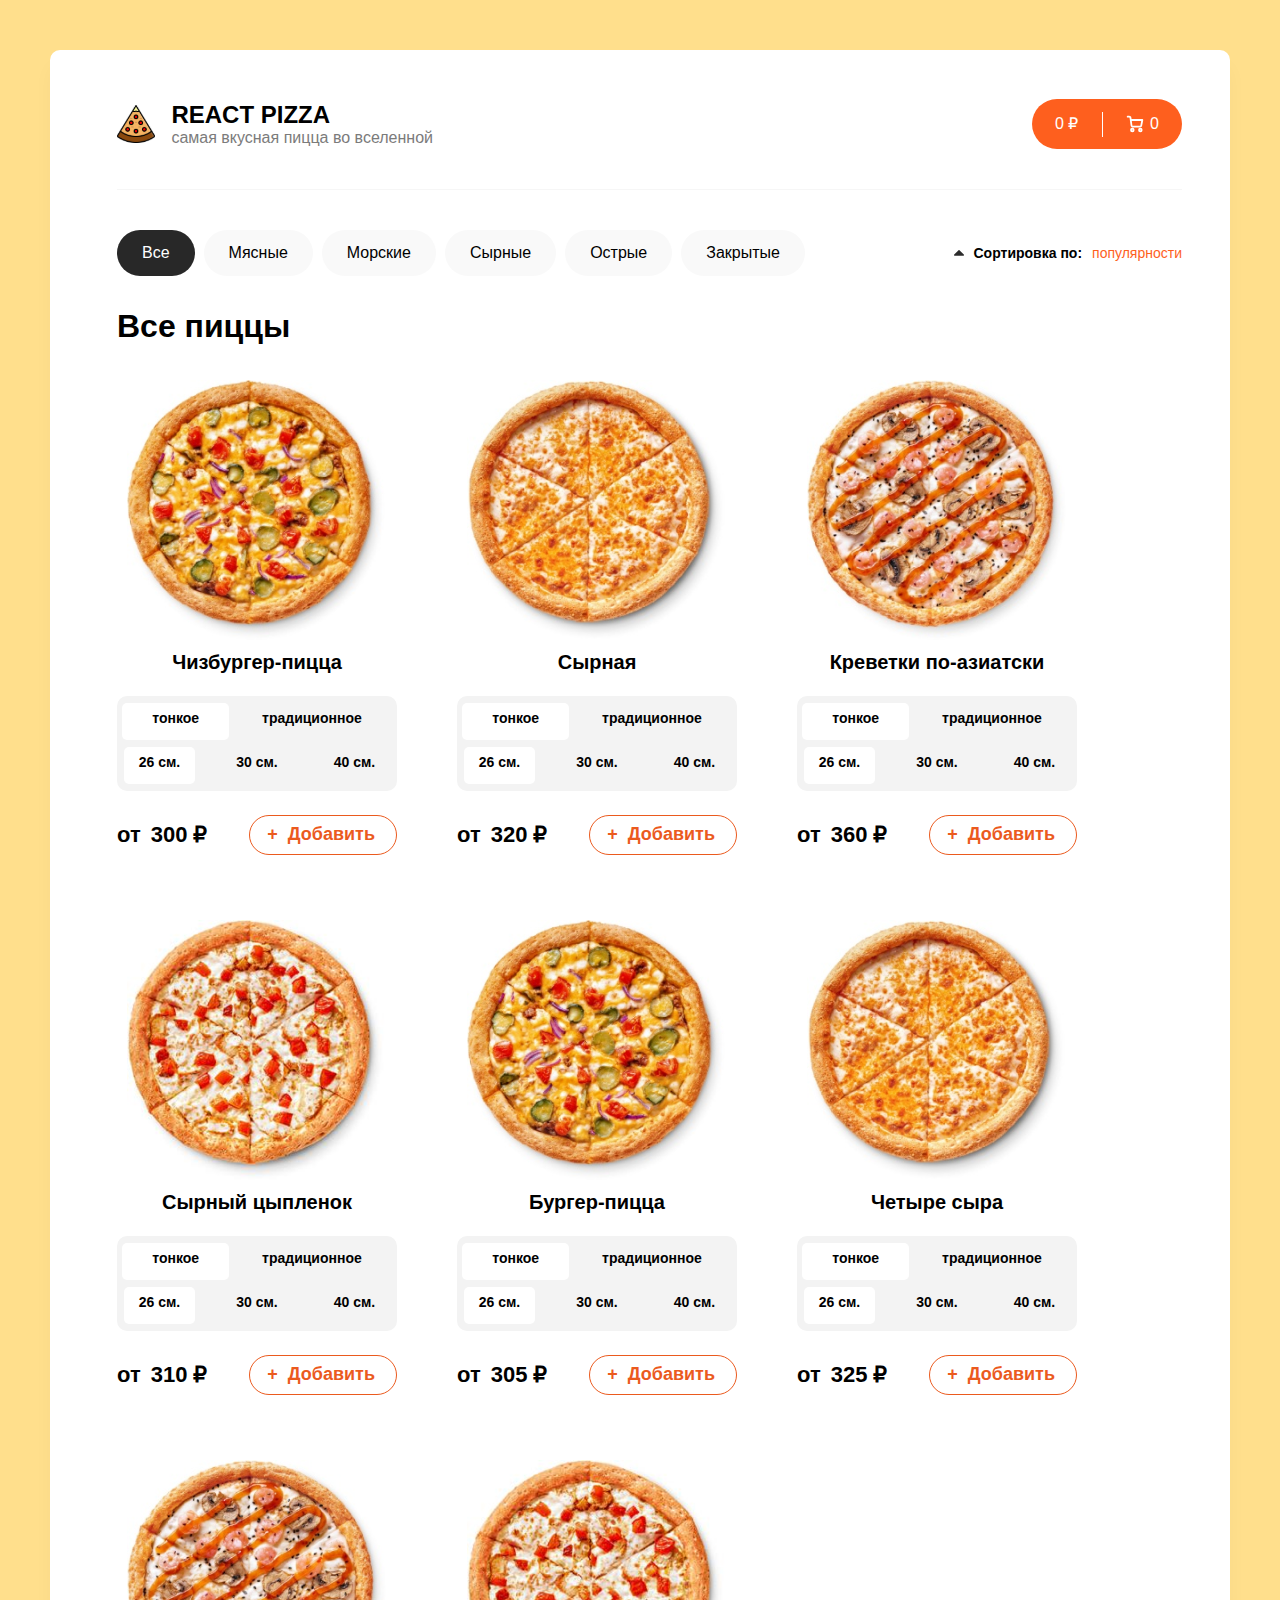
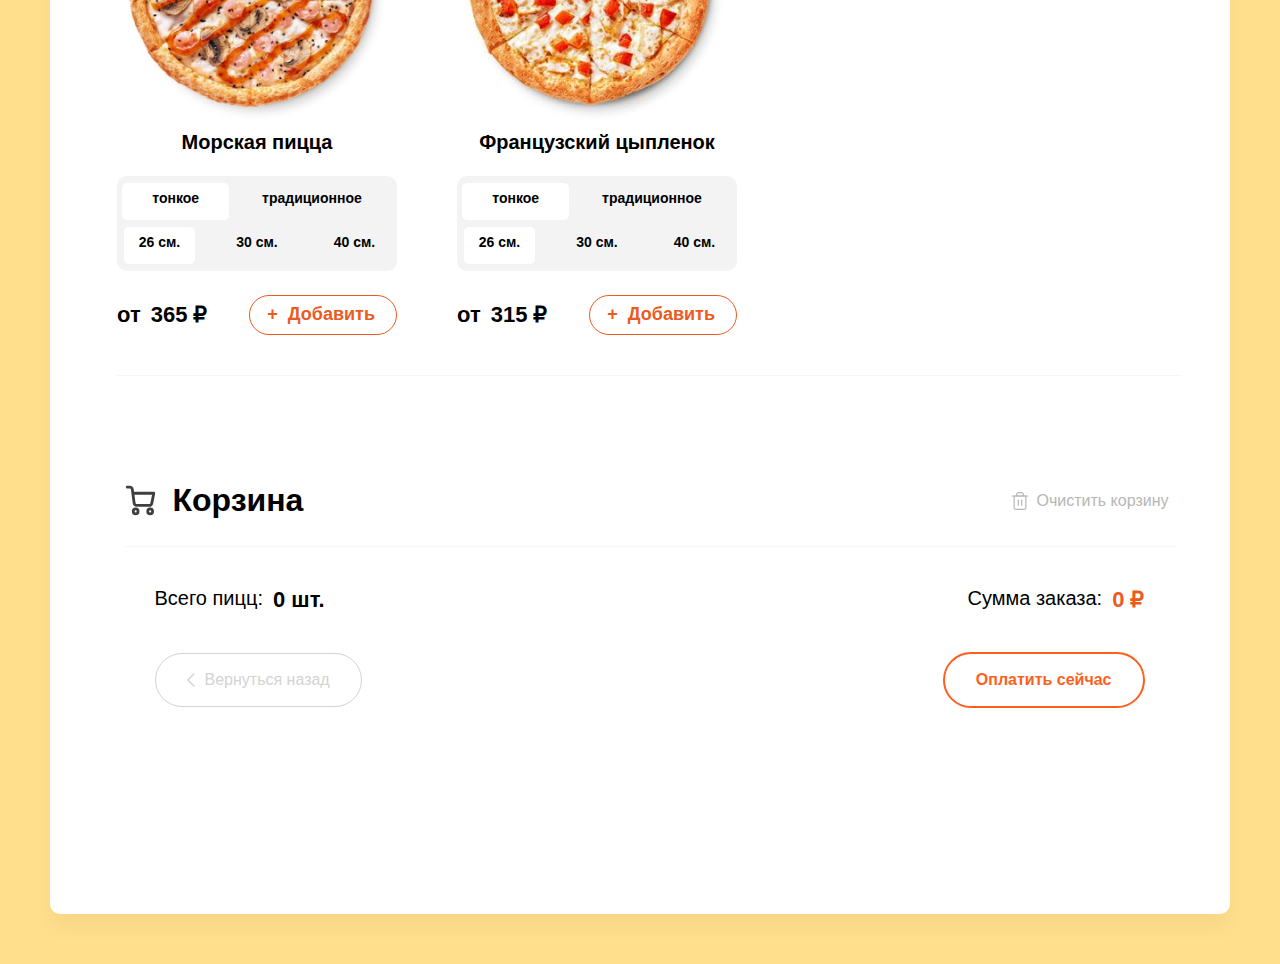
<file: index.html>
<!DOCTYPE html>
<html lang="en">
<head>
  <meta charset="UTF-8">
  <meta http-equiv="X-UA-Compatible" content="IE=edge">
  <meta name="viewport" content="width=device-width, initial-scale=1.0">
  <link rel="stylesheet" href="./style/style.css">
  <link rel="stylesheet" href="./style/normalize.css">
  <link rel="stylesheet" href="./style/fonts.css">
  <link rel="shortcut icon" type="image/png" href="./assets/images/favicon.png"/>
  <title>Pizza</title>
</head>
<body id="title">
  <div class="global_wrapper">
    <header class="global_header">
      <div class="logo_name">
        <img src="./assets/images/pizza_icon.svg" alt="Pizza">
        <div class="react_pizza">
          <h1>REACT PIZZA</h1>
          <p>самая вкусная пицца во вселенной</p>
        </div>
      </div>
      <a href="#cart">
        <button class="basket">
          <div class="basket_money"> 0 ₽ </div>
          <div class="basket_divider"></div>
          <div class="basket_quantity">
            <svg width="18" height="18" viewBox="0 0 18 18" fill="none" xmlns="http://www.w3.org/2000/svg">
              <path d="M6.33333 16.3333C7.06971 16.3333 7.66667 15.7364 7.66667 15C7.66667 14.2636 7.06971 13.6667 6.33333 13.6667C5.59695 13.6667 5 14.2636 5 15C5 15.7364 5.59695 16.3333 6.33333 16.3333Z" stroke="white" stroke-width="1.8" stroke-linecap="round" stroke-linejoin="round"/>
              <path d="M14.3333 16.3333C15.0697 16.3333 15.6667 15.7364 15.6667 15C15.6667 14.2636 15.0697 13.6667 14.3333 13.6667C13.597 13.6667 13 14.2636 13 15C13 15.7364 13.597 16.3333 14.3333 16.3333Z" stroke="white" stroke-width="1.8" stroke-linecap="round" stroke-linejoin="round"/>
              <path d="M4.78002 4.99999H16.3334L15.2134 10.5933C15.1524 10.9003 14.9854 11.176 14.7417 11.3722C14.4979 11.5684 14.1929 11.6727 13.88 11.6667H6.83335C6.50781 11.6694 6.1925 11.553 5.94689 11.3393C5.70128 11.1256 5.54233 10.8295 5.50002 10.5067L4.48669 2.82666C4.44466 2.50615 4.28764 2.21182 4.04482 1.99844C3.80201 1.78505 3.48994 1.66715 3.16669 1.66666H1.66669" stroke="white" stroke-width="1.8" stroke-linecap="round" stroke-linejoin="round"/>
            </svg>
            <div class="number_pizza_basket">0</div>
          </div>
        </button>
      </a>
    </header>
    <main>
      <section class="menu_filter">
        <div class="filter">
          <ul>
            <li><button id="all" class="button_filter active">Все</button></li>
            <li><button id="meat" class="button_filter">Мясные</button></li>
            <li><button id="seafood" class="button_filter">Морские</button></li>
            <li><button id="cheese" class="button_filter">Сырные</button></li>
            <li><button id="spicy" class="button_filter">Острые</button></li>
            <li><button id="closed" class="button_filter">Закрытые</button></li>
          </ul>
        </div>
        <div class="sort">
          <svg width="10" height="6" viewBox="0 0 10 6" fill="none" xmlns="http://www.w3.org/2000/svg">
            <path d="M10 5C10 5.16927 9.93815 5.31576 9.81445 5.43945C9.69075 5.56315 9.54427 5.625 9.375 5.625H0.625C0.455729 5.625 0.309245 5.56315 0.185547 5.43945C0.061849 5.31576 0 5.16927 0 5C0 4.83073 0.061849 4.68424 0.185547 4.56055L4.56055 0.185547C4.68424 0.061849 4.83073 0 5 0C5.16927 0 5.31576 0.061849 5.43945 0.185547L9.81445 4.56055C9.93815 4.68424 10 4.83073 10 5Z" fill="#2C2C2C"/>
            </svg>
          Сортировка по: <div class="sort_selection">популярности</div>
          <div class="selection_box">
            <ul>
              <li><button>популярности</button></li>
              <li><button>цене</button></li>
              <li><button>алфавиту</button></li>
            </ul>
          </div>
        </div>
    </section>
    <section class="all_pizza">
      <h2>Все пиццы</h2>
      <div class="list_pizza">
      </div>
      <div class="pizza_list_line"></div>
    </section>
    <section class="basket_pizza">
      <div class="menu_basket">
        <div class="logo_basket" id="cart">
          <svg width="31" height="31" viewBox="0 0 31 31" fill="none" xmlns="http://www.w3.org/2000/svg">
            <path d="M10.6667 28.7917C12.0014 28.7917 13.0833 27.7097 13.0833 26.375C13.0833 25.0403 12.0014 23.9583 10.6667 23.9583C9.33198 23.9583 8.25 25.0403 8.25 26.375C8.25 27.7097 9.33198 28.7917 10.6667 28.7917Z" stroke="#3F3F3F" stroke-width="2.8" stroke-linecap="round" stroke-linejoin="round"/>
            <path d="M25.1667 28.7917C26.5014 28.7917 27.5833 27.7097 27.5833 26.375C27.5833 25.0403 26.5014 23.9583 25.1667 23.9583C23.832 23.9583 22.75 25.0403 22.75 26.375C22.75 27.7097 23.832 28.7917 25.1667 28.7917Z" stroke="#3F3F3F" stroke-width="2.8" stroke-linecap="round" stroke-linejoin="round"/>
            <path d="M7.85117 8.24999H28.7916L26.7616 18.3879C26.6511 18.9442 26.3484 19.4439 25.9066 19.7996C25.4648 20.1553 24.912 20.3442 24.3449 20.3333H11.5728C10.9828 20.3383 10.4113 20.1273 9.96612 19.74C9.52095 19.3527 9.23286 18.8159 9.15617 18.2308L7.3195 4.31083C7.24334 3.72991 6.95872 3.19643 6.51862 2.80968C6.07852 2.42292 5.5129 2.20922 4.927 2.20833H2.20825" stroke="#3F3F3F" stroke-width="2.8" stroke-linecap="round" stroke-linejoin="round"/>
          </svg>
          <h2>Корзина</h2>
        </div>
        <a href="/emptyBasket.html">
          <button class="delet_basket"> 
            <svg width="20" height="20" viewBox="0 0 20 20" fill="none" xmlns="http://www.w3.org/2000/svg">
              <path d="M2.5 5H4.16667H17.5" stroke="#B6B6B6" stroke-width="1.2" stroke-linecap="round" stroke-linejoin="round"/>
              <path d="M6.66663 5.00001V3.33334C6.66663 2.89131 6.84222 2.46739 7.15478 2.15483C7.46734 1.84227 7.89127 1.66667 8.33329 1.66667H11.6666C12.1087 1.66667 12.5326 1.84227 12.8451 2.15483C13.1577 2.46739 13.3333 2.89131 13.3333 3.33334V5.00001M15.8333 5.00001V16.6667C15.8333 17.1087 15.6577 17.5326 15.3451 17.8452C15.0326 18.1577 14.6087 18.3333 14.1666 18.3333H5.83329C5.39127 18.3333 4.96734 18.1577 4.65478 17.8452C4.34222 17.5326 4.16663 17.1087 4.16663 16.6667V5.00001H15.8333Z" stroke="#B6B6B6" stroke-width="1.2" stroke-linecap="round" stroke-linejoin="round"/>
              <path d="M8.33337 9.16667V14.1667" stroke="#B6B6B6" stroke-width="1.2" stroke-linecap="round" stroke-linejoin="round"/>
              <path d="M11.6666 9.16667V14.1667" stroke="#B6B6B6" stroke-width="1.2" stroke-linecap="round" stroke-linejoin="round"/>
            </svg>
            <span>Очистить корзину</span>
          </button>
        </a>
      </div>
      <div class="pizza_selection_basket">
        <div class="pizza_selection">
        </div>
        <div class="order_total">
          <div class="total_pizza">
            <h4>Всего пицц:</h4>
            <div class="number_pizzas">0 шт.</div>
          </div>
          <div class="order_price"> 
            <h4>Сумма заказа:</h4>
            <div class="grand_total">0 ₽</div>
          </div>
        </div>
        <div class="result_basket">
          <a href="#title">
            <button class="come_back">
              <svg width="8" height="14" viewBox="0 0 8 14" fill="none" xmlns="http://www.w3.org/2000/svg">
                <path d="M7 13L1 6.93015L6.86175 1" stroke="#D3D3D3" stroke-width="1.5" stroke-linecap="round" stroke-linejoin="round"/>
              </svg>
              <div>Вернуться назад</div>
            </button>
          </a>
          <button class="pay_pizza">
            Оплатить сейчас
          </button>
        </div>
      </div>
    </section>
    </main>    
  </div>
  <script type="module" src="./utils.js"></script>
  <script type="module" src="./data.js"></script>
  <script type="module" src="./script.js"></script>
</body>
</html>
</file>
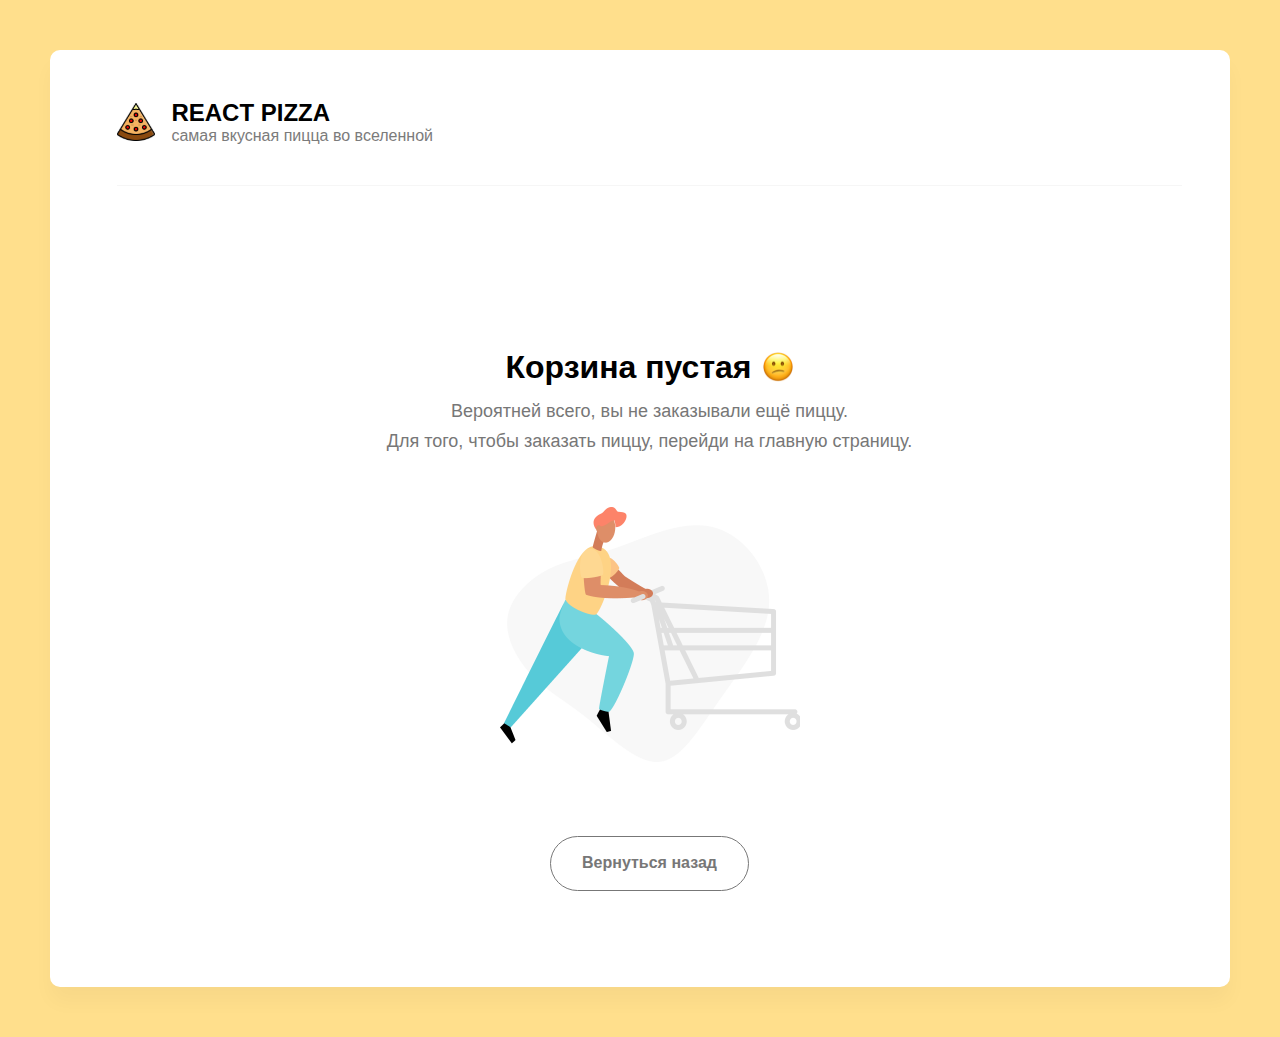
<file: emptyBasket.html>
<!DOCTYPE html>
<html lang="en">
<head>
  <meta charset="UTF-8">
  <meta http-equiv="X-UA-Compatible" content="IE=edge">
  <meta name="viewport" content="width=device-width, initial-scale=1.0">
  <link rel="stylesheet" href="/style/style.css">
  <link rel="stylesheet" href="/style/normalize.css">
  <link rel="stylesheet" href="/style/fonts.css">
  <title>Pizza</title>
</head>
<body>
  <div class="global_wrapper">
    <header class="global_header">
      <div class="logo_name">
        <img src="/assets/images/pizza_icon.svg" alt="Pizza">
        <div class="react_pizza">
          <h1>REACT PIZZA</h1>
          <p>самая вкусная пицца во вселенной</p>
        </div>
      </div>
    </header>
    <main>
      <div class="wrapper">
        <div class="empty_basket">
          <h2>Корзина пустая </h2>
          <img src="/assets/images/😕.png" alt="">
        </div>
        <div class="text_empty_basket">
          <p>Вероятней всего, вы не заказывали ещё пиццу.</p>
          <p>Для того, чтобы заказать пиццу, перейди на главную страницу.</p>
        </div>
        <img class="basket_picture" src="/assets/images/shopping-cart.png" alt="picture">
        <a href="/index.html">
          <button class="back_pizza">Вернуться назад</button>
        </a>
      </div>
    </main>
  </div>
</body>
</html>
</file>
<file: style/style.css>
html {
  scroll-behavior: smooth;
}

body {
  background-color: #FFDF8C;
  padding: 50px;
  font-family: 'Proxima Nova', sans-serif;
  font-weight: 400;
}

.global_wrapper {
  background-color: #FFFFFF;
  border-radius: 10px;
  height: 100%;
  width: 100%;
  padding: 49px 48px 96px 67px;
  box-sizing: border-box;
  box-shadow: 0px 15px 20px rgba(0, 0, 0, 0.03);
}

.global_header {
  display: flex;
  justify-content: space-between;
  border-bottom: 1px solid #F6F6F6;
  padding-bottom: 40px;
}

.logo_name {
  display: flex;
  justify-content: space-between;
  align-items: center;
  width: 316px;
}

.logo_name img{
  width: 38px;
  height: 38px;
}

.react_pizza h1 {
  margin: 0;
  font-weight: 800;
  font-size: 24px;
}

.react_pizza p{
  margin: 0;
  color: #7B7B7B;
  font-size: 16px;
}


.basket {
  display: flex;
  justify-content: space-between;
  padding: 0 23px;
  align-items: center;
  width: 150px;
  height: 50px;
  border: none;
  border-radius: 50px;
  background-color: #FE5F1E;
  color: #FFFFFF;
  cursor: pointer;
}

.basket_divider {
  width: 1px;
  height: 25px;
  background-color: #FFFFFF;
}

.basket_quantity{
  display: flex;
  gap: 6px;
}

.menu_filter,
.filter ul,
.sort {
  display: flex;
  justify-content: space-between;
  margin: 0;
  padding: 0;
}

.filter ul {
  gap: 9px;
}

.filter li {
  list-style-type: none;
}

.menu_filter {
  margin-top: 40px;
}

a {
  text-decoration: none;
}

.button_filter,
.button_filter.active {
  background-color: #F9F9F9;
  border: none;
  border-radius: 50px;
  cursor: pointer;
  padding: 0 25px;
  height: 46px;
  display: flex;
  justify-content: center;
  align-items: center;
}

.button_filter.active,
.button_filter:hover {
  background-color: #282828;
  color: #FFFFFF;
}

.sort {
  display: flex;
  gap: 10px;
  justify-content: space-between;
  align-items: center;
  font-weight: 700;
  font-size: 14px;
}

.sort_selection {
  font-weight: 400;
  font-size: 14px;
  color: #FE5F1E;
  cursor: pointer;
  position: relative;
}

.selection_box {
  display: none;
  position: absolute;
  background: #FFFFFF;
  box-shadow: 0px 5px 15px rgba(0, 0, 0, 0.09);
  border-radius: 10px;
  width: 132px;
  height: 136px;
  right: 90px;
  top: 275px;
  padding: 5px 0;
}

.sort:hover .selection_box {
  display: block;
}

.selection_box li {
  list-style-type: none; 
  margin: 0; 
}

.selection_box ul {
  padding: 0;
  margin: 0;
}

.selection_box li button {
  border: none;
  background-color: #FFFFFF;
  padding: 10px 22px 11px 14px;
  width: 100%;
  cursor: pointer;
  margin: 5px 0;
  font-size: 14px;
}

.selection_box li button:hover,
.selection_box li button.active {
  background-color: #FE5F1E0D;
  color: #FE5F1E;
}

.pizza_list_line {
  border-bottom: 1px solid #F6F6F6;
  padding-top: 40px;
}

.list_pizza {
  display: flex;
  flex-wrap: wrap;
  gap: 65px 60px;
}

.all_pizza h2 {
  font-weight: 700;
  font-size: 32px;
  margin: 32px 0 35px 0;
}

.pizza h3{
  margin: 0;
  margin-top: 11px;
  margin-bottom: 22px;
  font-weight: 800;
  font-size: 20px;
  text-align: center;
}

.pizza img {
  display: block;
  margin: auto;
}

.options_pizza {
  background-color: #F3F3F3;
  border-radius: 10px;
  width: 280px;
  display: flex;
  justify-content: center;
  flex-wrap: wrap;
  gap: 7px 0;
  margin-bottom: 24px;
  height: 95px;
}

.options_pizza form {
  margin-top: 11px;
}

.dough_pizza {
  display: flex;
  gap: 0 3px;
}

.size_pizza {
  display: flex;
  gap: 0 26px;
}

.dough_pizza input[type="radio"],
.size_pizza input[type="radio"]{
  display: none;
}

.dough_pizza input[type="radio"]:checked+label,
.size_pizza input[type="radio"]:checked+label,
.dough_pizza input+label:hover,
.size_pizza input+label:hover {
  background-color: #ffffff;
  border-radius: 5px;
}

.dough_pizza label{
  border: none;
  padding: 7px 30px 10px 30px;
  margin-top: 7px;
  background-color: #F3F3F3;
  font-weight: 700;
  font-size: 14px;
  cursor: pointer;
}

.size_pizza label{
  padding: 7px 15px 10px 15px;
  margin-bottom: 7px;
  background-color: #F3F3F3;
  font-weight: 700;
  font-size: 14px;
  cursor: pointer;
}

.price_addition_pizza {
  display: flex;
  justify-content: space-between;
}

.price_pizza {
  font-weight: 700;
  font-size: 22px;
  display: flex;
  gap: 0 10px;
  align-items: center;
}

.price_addition_pizza button {
  border-color: #EB5A1E;
  background-color: #FFFFFF;
  color: #EB5A1E;
  border-radius: 30px;
  font-weight: 700;
  font-size: 18px;
  padding: 0 21px 0 17px;
  height: 40px;
  display: flex;
  align-items: center;
  gap: 0 10px;
  cursor: pointer;
  border: 1px solid #EB5A1E;
}

.price_addition_pizza button:hover {
  background-color: #EB5A1E;
  color: #FFFFFF;
}

.basket_pizza {
  width: 1050px;
  margin: auto;
  padding-top: 80px;
  padding-bottom: 110px;
}

.menu_basket,
.logo_basket,
.delet_basket {
  display: flex;
  align-items: center;
}

.menu_basket {
  justify-content: space-between;
  border-bottom: 1px solid #F6F6F6;
}


.logo_basket h2{
  font-weight: 700;
  font-size: 32px;
  color: #000000;
}

.delet_basket span {
  font-size: 16px;
  color: #B6B6B6;
}

.logo_basket {
  gap: 17px;
}

.delet_basket{
  gap: 7px;
  border: none;
  background-color: #FFFFFF;
  cursor: pointer;
}

.delet_basket:hover svg path {
  stroke:#FE5F1E;
}

.delet_basket:hover span {
  color: #FE5F1E;
}

.line img {
  width: 82px;
  height: 82px;
}

.line,
.changes_pizza {
  display: flex;
  justify-content: space-between;
}

.type_pizza {
  display: flex;
  gap: 15px;
  width: 332px;
}

.line {
  border-bottom: 1px solid #F6F6F6;
  align-items: center;
  padding: 30px 0;
}

.pizza_selection_basket {
  padding: 0 30px;
}

.type_pizza {
  gap: 15px;
}

.type_pizza img {
  align-items: center;
}

.type_pizza h2{
  margin: 0;
  padding-top: 14px;
  font-weight: 700;
  font-size: 22px;
  color: #000000;
}

.characteristics_pizza {
  padding-top: 3px;
  font-size: 18px;
  color: #8D8D8D;
}

.changes_pizza {
  gap: 12px;
  align-items: center;
}

.changes_pizza button {
  border: none;
  background-color: #FFFFFF;
  border: 2px solid #FE5F1E;
  border-radius: 50%;
  cursor: pointer;
  color: #FE5F1E;
  align-items: center;
  width: 32px;
  height: 32px;
}

.number_pizza {
  font-weight: 700;
  font-size: 22px;
  color: #000000;
}

.cost_pizza {
  font-weight: 700;
  font-size: 22px;
  color: #000000;
}

.remove_pizza {
  border: none;
  background-color: #FFFFFF;
  border: 2px solid #D7D7D7;
  border-radius: 50%;
  cursor: pointer;
  color: #D7D7D7;
  padding: 5px 6px;
  align-items: center;
  width: 32px;
  height: 32px;
}

.remove_pizza:hover {
  border: 2px solid #EB5A1E;
  color: #EB5A1E;
}

.order_total {
  display: flex;
  justify-content: space-between;
  align-items: center;
  padding-top: 40px;
}

.total_pizza,
.order_price {
  display: flex;
  gap: 10px;
}

.total_pizza h4,
.order_price h4{
  margin: 0;
  font-weight: 400;
  font-size: 20px;
  color: #000000;
}

.total_pizza div{
  font-weight: 700;
  font-size: 22px;
  color: #000000;
}

.order_price div{
  font-weight: 700;
  font-size: 22px;
  color: #EB5A1E;
}

.result_basket{
  padding-top: 40px;
  display: flex;
  justify-content: space-between;
  align-items: center;
}

.come_back {
  display: flex;
  gap: 10px;
  align-items: center;
  padding: 17px 31px;
  border: none;
  background-color: #FFFFFF;
  border: 1px solid #D3D3D3;
  border-radius: 30px;
  cursor: pointer;
}

.come_back div{
  color: #D3D3D3;
}

.come_back:hover {
  background-color: #282828;
}


.pay_pizza {
  padding: 17px 31px;
  border: none;
  border: 2px solid #FE5F1E;
  background-color: #FFFFFF;
  border-radius: 30px;
  cursor: pointer;
  color: #FE5F1E;
  font-weight: 700;
  font-size: 16px;
}

.pay_pizza:hover {
  background-color: #FE5F1E;
  color: #FFFFFF;
}

.wrapper {
  width: 547px;
  margin: auto;
}

.empty_basket{
  margin: 163px 0 15px 0;
  display: flex;
  justify-content: center;
  gap: 10px;
  align-items: center;
}

.empty_basket img {
  width: 32px;
  height: 32px;
}

.empty_basket h2 {
  margin: 0;
  font-weight: 700;
  font-size: 32px;
  color: #000000;
}

.basket_picture {
  display: block;
  width: 300px;
  height: 255px;
  margin: auto;
  margin-bottom: 74px;
  text-align: center;
}

.text_empty_basket p {
  margin: 0;
  font-size: 18px;
  color: #777777;
  text-align: center;
  padding-bottom: 10px;
}

.text_empty_basket {
  margin-bottom: 45px;
}

.back_pizza {
  align-items: center;
  padding: 17px 31px;
  border: none;
  background-color: #FFFFFF;
  border: 1px solid #777777;
  border-radius: 30px;
  cursor: pointer;
  color: #777777;
  font-weight: 700;
  font-size: 16px;
  display: block;
  margin: auto;
}

.back_pizza:hover {
  background-color: #282828;
  color: #FFFFFF;
}
</file>
<file: style/fonts.css>
@font-face {
  font-family: "Proxima Nova";
  font-style: normal;
  font-weight: 400;
  src: url("/assets/fonts/ProximaNova/ProximaNova-Regular.ttf") format("ttf"),
}

@font-face {
  font-family: "Proxima Nova";
  font-style: normal;
  font-weight: 700;
  src: url("/assets/fonts/ProximaNova/ProximaNova-Bold.ttf") format("ttf"),
}

@font-face {
  font-family: "Proxima Nova";
  font-style: normal;
  font-weight: 800;
  src: url("/assets/fonts/ProximaNova/ProximaNova-Extrabld.ttf") format("ttf"),
}
</file>
